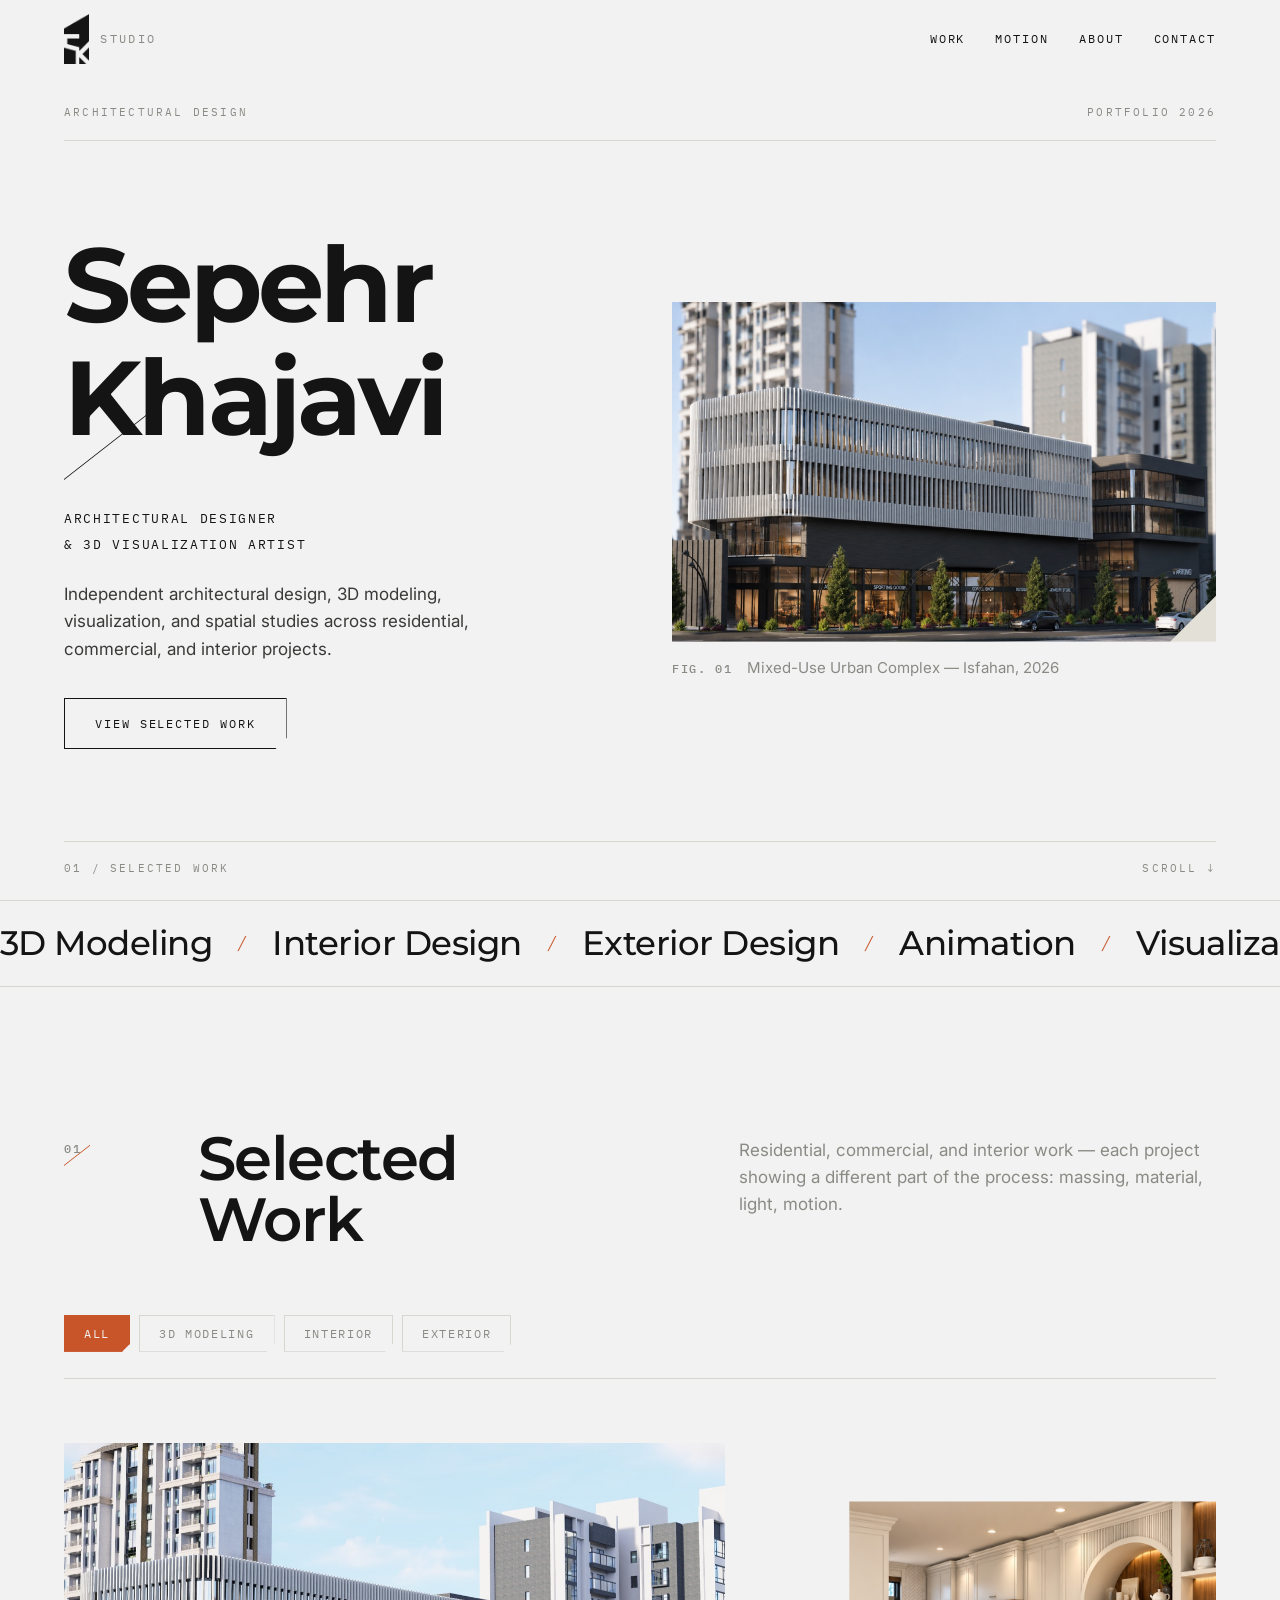
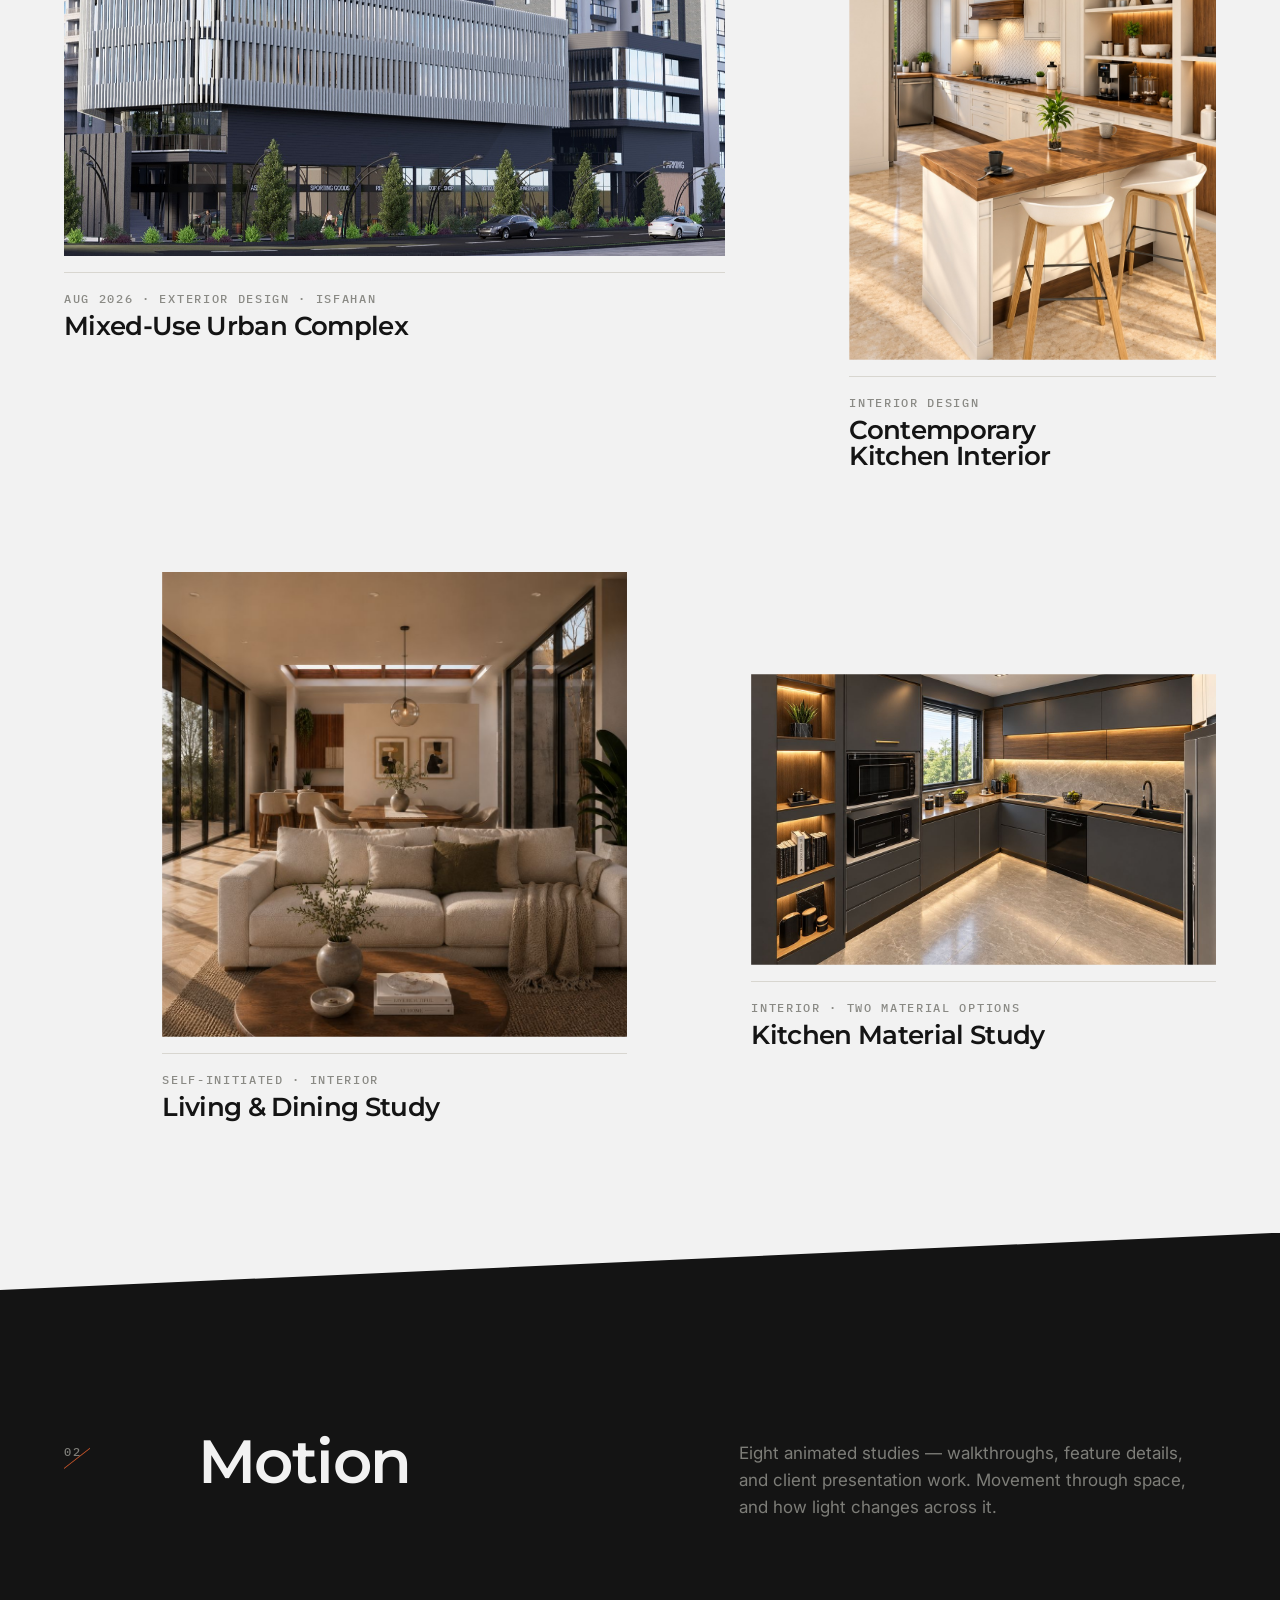
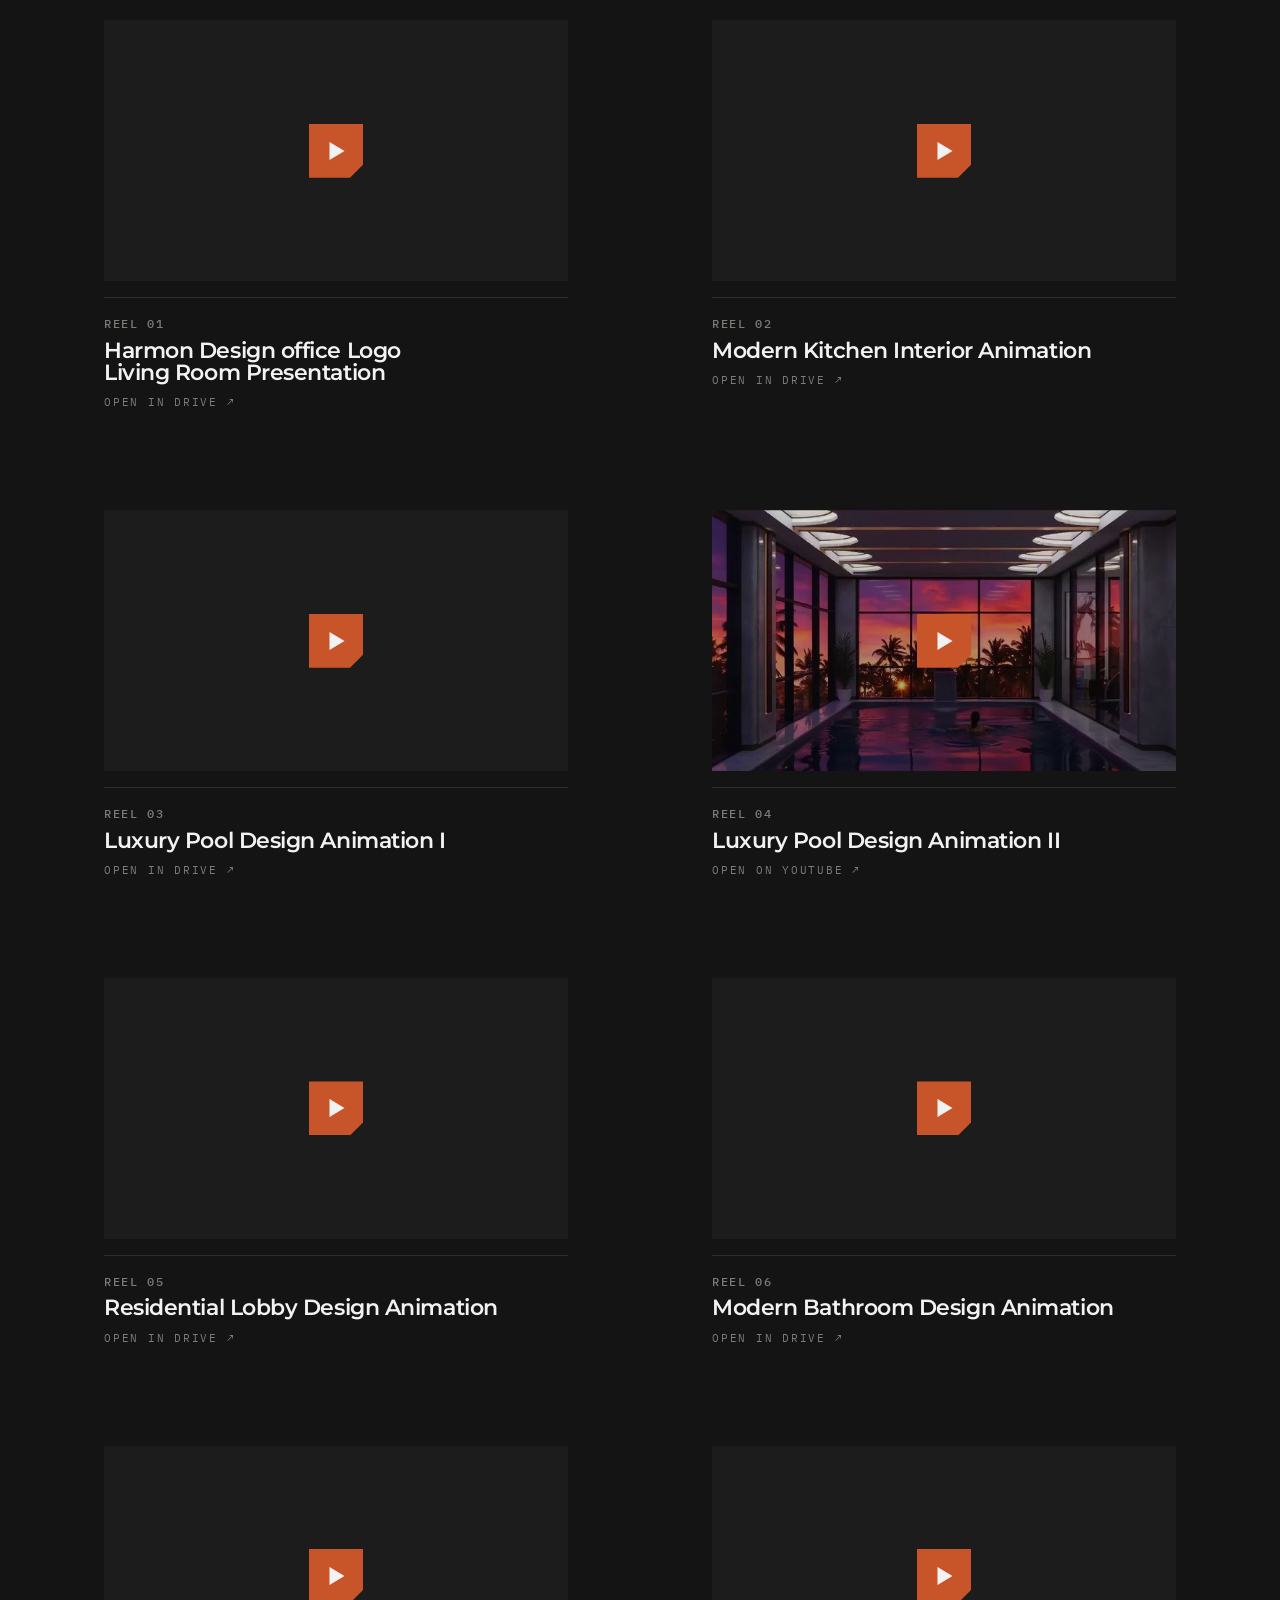
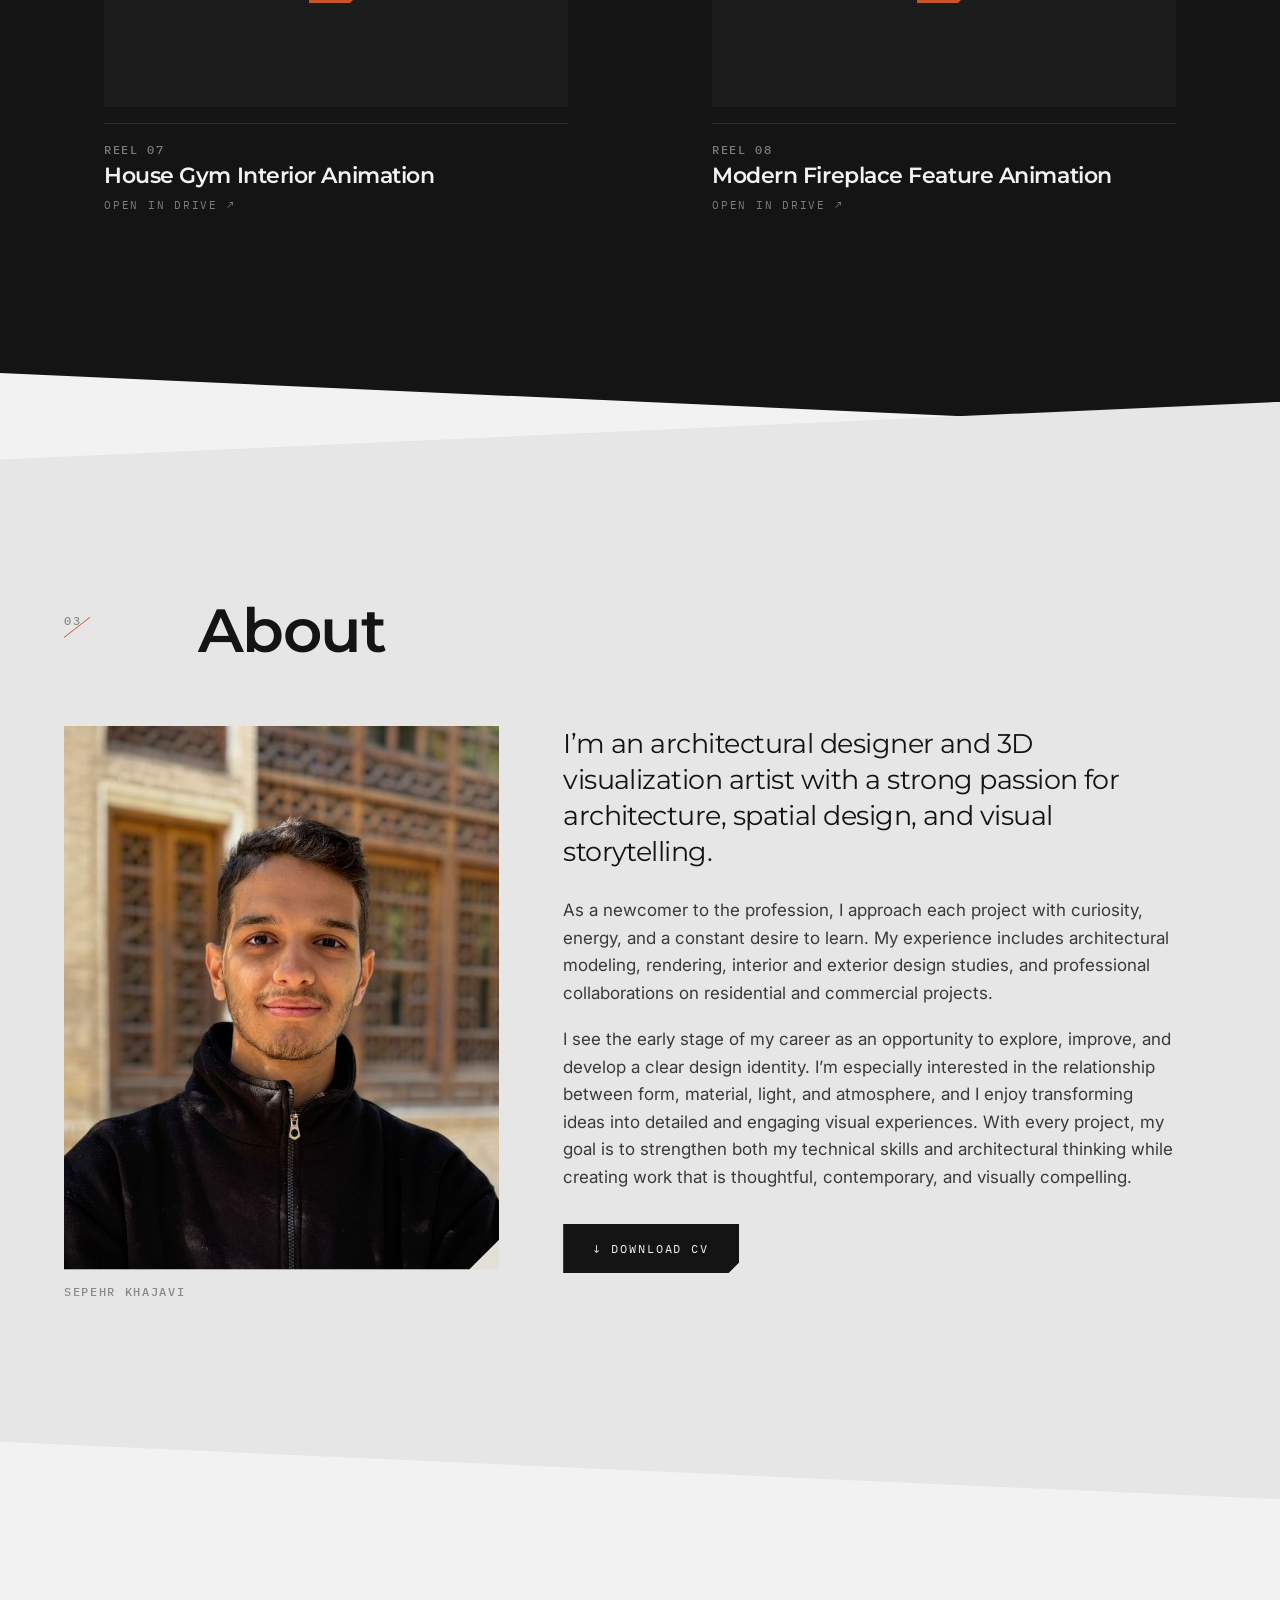
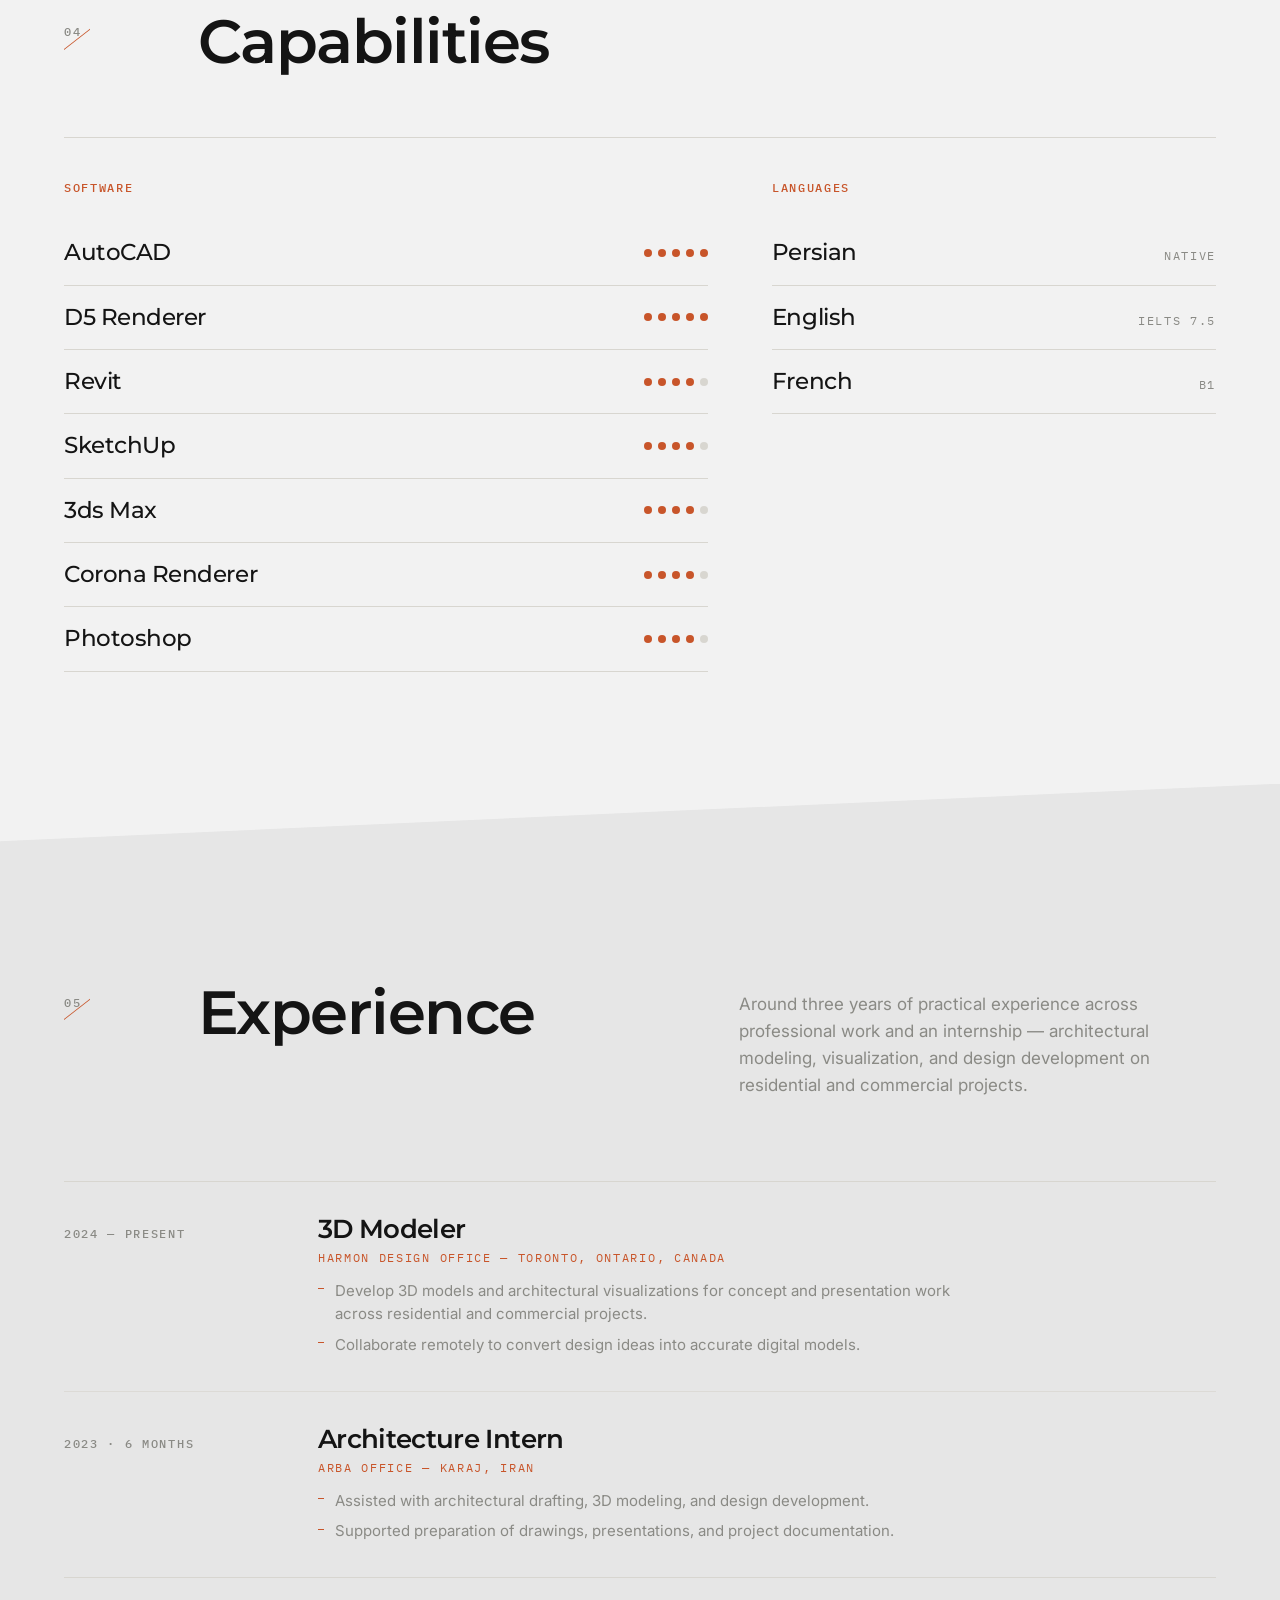
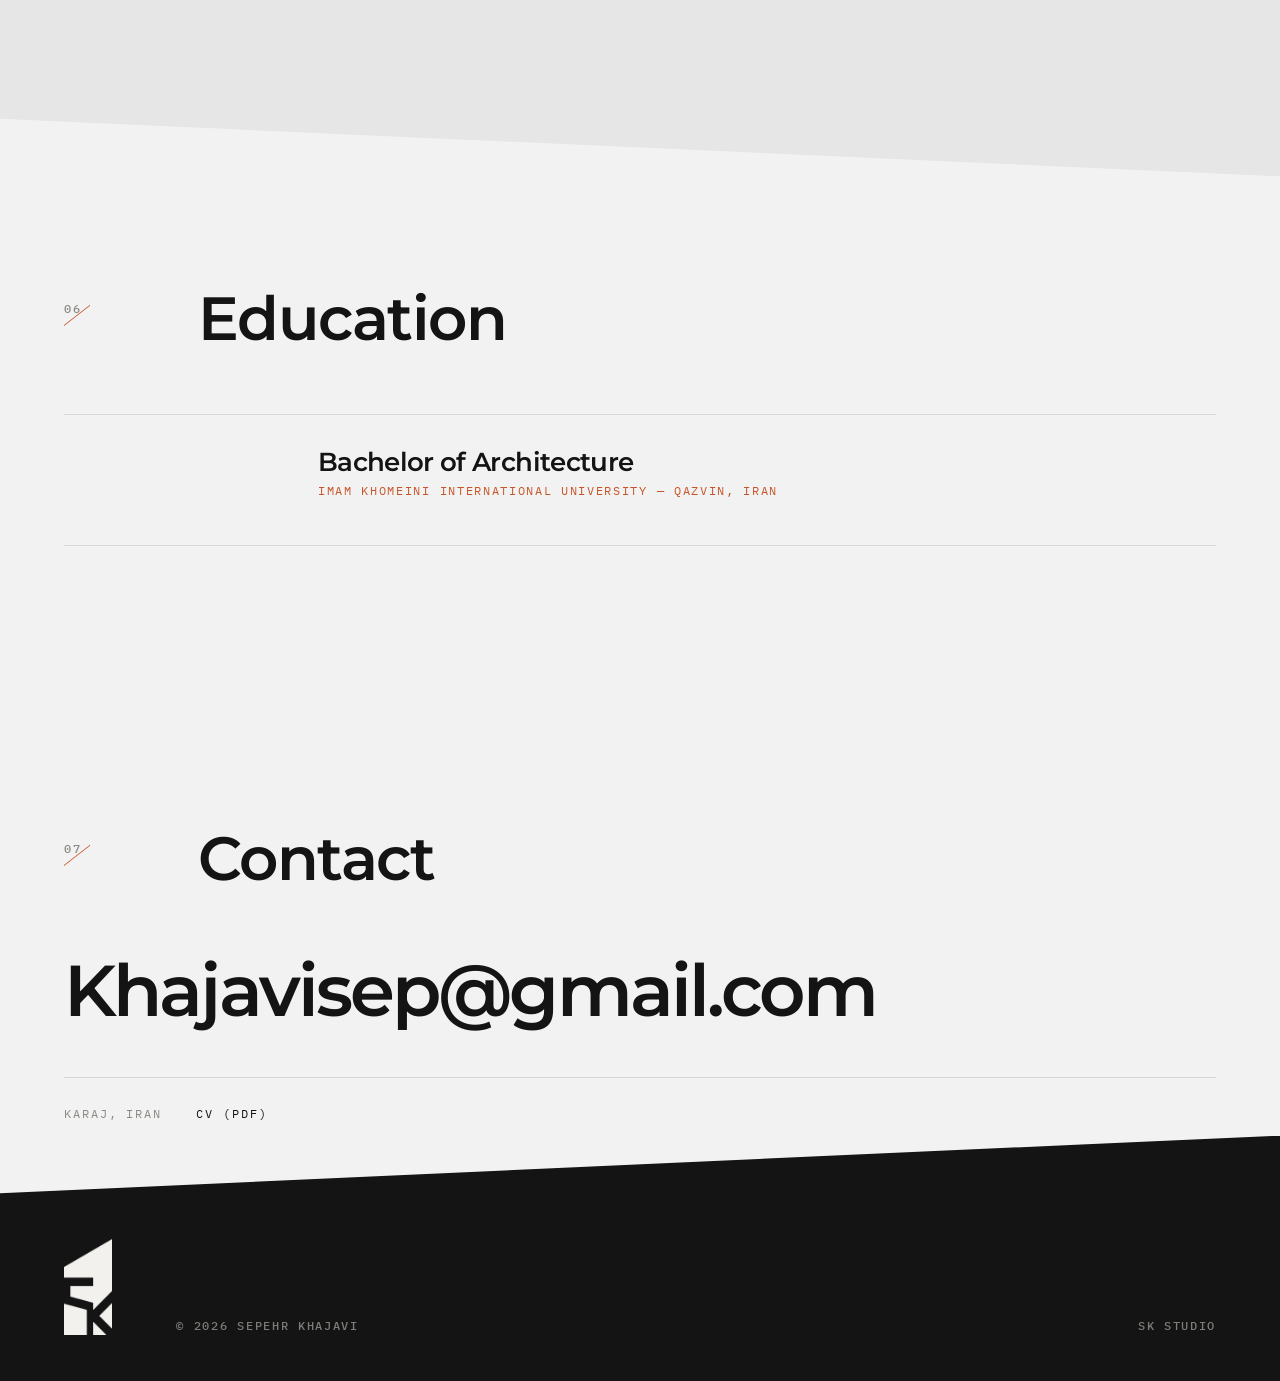
<file: index.html>
<!DOCTYPE html>
<html lang="en">
<head>
<meta charset="utf-8">
<meta name="viewport" content="width=device-width, initial-scale=1">
<title>Sepehr Khajavi — Architectural Designer &amp; 3D Visualization Artist</title>
<meta name="description" content="Sepehr Khajavi — architectural designer and 3D visualization artist. Independent architectural design, 3D modeling, visualization, and spatial studies across residential, commercial, and interior projects.">
<link rel="icon" href="assets/favicon.ico" sizes="any">
<link rel="icon" type="image/png" sizes="32x32" href="assets/favicon-32.png">
<link rel="icon" type="image/png" sizes="512x512" href="assets/favicon-512.png">
<link rel="apple-touch-icon" href="assets/favicon-180.png">
<link rel="preconnect" href="https://fonts.googleapis.com">
<link rel="preconnect" href="https://fonts.gstatic.com" crossorigin>
<link href="https://fonts.googleapis.com/css2?family=Montserrat:wght@400;500;600;700&family=Inter:wght@400;500&family=IBM+Plex+Mono:wght@400;500&display=swap" rel="stylesheet">
<link rel="stylesheet" href="style.css?v=16">
<script>document.documentElement.classList.add('js')</script>
</head>
<body>

<!-- ============ NAV ============ -->
<header class="nav" id="nav">
  <a href="#top" class="nav__mark" aria-label="SK Studio — home">
    <img src="assets/logo.png" alt="SK Studio" class="nav__logo">
    <span class="nav__studio">Studio</span>
  </a>
  <nav class="nav__links">
    <a href="#work">Work</a>
    <a href="#motion">Motion</a>
    <a href="#about">About</a>
    <a href="#contact">Contact</a>
  </nav>
  <button class="nav__toggle" id="navToggle" aria-label="Menu" aria-expanded="false"><span></span><span></span></button>
</header>

<!-- ============ HERO ============ -->
<section class="hero" id="top">
  <div class="hero__meta hero__meta--top">
    <span>Architectural&nbsp;Design</span>
    <span>Portfolio&nbsp;2026</span>
  </div>

  <div class="hero__inner">
    <div class="hero__type">
      <h1 class="hero__name">
        <span class="line"><span>Sepehr</span></span>
        <span class="line"><span>Khajavi</span></span>
      </h1>
      <div class="rule"></div>
      <p class="hero__role">
        Architectural&nbsp;Designer<br>
        &amp; 3D&nbsp;Visualization&nbsp;Artist
      </p>
      <p class="hero__blurb">
        Independent architectural design, 3D modeling, visualization, and spatial
        studies across residential, commercial, and interior projects.
      </p>
      <a href="#work" class="btn btn--ghost">View Selected Work</a>
    </div>

    <div class="hero__slab">
      <div class="frame frame--hero reveal">
        <img src="images/p1-01.jpg" alt="Mixed-use urban complex at dusk, Isfahan" fetchpriority="high">
      </div>
      <div class="hero__caption">
        <span class="mono">Fig.&nbsp;01</span>
        <span>Mixed-Use Urban Complex — Isfahan, 2026</span>
      </div>
    </div>
  </div>

  <div class="hero__meta hero__meta--bottom">
    <span>01 / Selected Work</span>
    <span class="scroll-hint">Scroll <em>↓</em></span>
  </div>
</section>

<!-- ============ MARQUEE ============ -->
<div class="marquee" aria-hidden="true">
  <div class="marquee__track">
    <span>3D Modeling</span><i>╱</i><span>Interior Design</span><i>╱</i><span>Exterior Design</span><i>╱</i><span>Animation</span><i>╱</i><span>Visualization</span><i>╱</i>
    <span>3D Modeling</span><i>╱</i><span>Interior Design</span><i>╱</i><span>Exterior Design</span><i>╱</i><span>Animation</span><i>╱</i><span>Visualization</span><i>╱</i>
  </div>
</div>

<!-- ============ WORK ============ -->
<section class="section" id="work">
  <div class="section__head">
    <span class="mono num">01</span>
    <h2 class="section__title">Selected<br>Work</h2>
    <p class="section__note">Residential, commercial, and interior work — each project
      showing a different part of the process: massing, material, light, motion.</p>
  </div>

  <div class="filters" id="filters">
    <button class="chip is-active" data-filter="all">All</button>
    <button class="chip" data-filter="3d">3D Modeling</button>
    <button class="chip" data-filter="interior">Interior</button>
    <button class="chip" data-filter="exterior">Exterior</button>
  </div>

  <div class="work-grid" id="workGrid">

    <article class="card sp-a" data-cat="exterior" data-project="0">
      <div class="frame frame--wide reveal">
        <img src="images/p1-02-thumb.jpg" alt="Mixed-use urban complex, street elevation, Isfahan" loading="lazy">
      </div>
      <div class="card__meta">
        <span class="mono">Aug 2026 · Exterior Design · Isfahan</span>
        <h3>Mixed-Use Urban Complex</h3>
      </div>
    </article>

    <article class="card sp-b" data-cat="interior" data-project="1">
      <div class="frame frame--portrait reveal">
        <img src="images/p2-01-thumb.jpg" alt="Contemporary kitchen interior with ivory cabinetry and walnut island" loading="lazy">
      </div>
      <div class="card__meta">
        <span class="mono">Interior Design</span>
        <h3>Contemporary Kitchen Interior</h3>
      </div>
    </article>

    <article class="card sp-c" data-cat="interior 3d" data-project="2">
      <div class="frame frame--square reveal">
        <img src="images/p3-01-thumb.jpg" alt="Warm contemporary living room with herringbone timber floor and full-height glazing" loading="lazy">
      </div>
      <div class="card__meta">
        <span class="mono">Self-Initiated · Interior</span>
        <h3>Living &amp; Dining Study</h3>
      </div>
    </article>

    <article class="card sp-d" data-cat="interior 3d" data-project="3">
      <div class="frame frame--wide reveal">
        <img src="images/p4-01-thumb.jpg" alt="Kitchen in the darker material option, graphite cabinetry with lit timber niches" loading="lazy">
      </div>
      <div class="card__meta">
        <span class="mono">Interior · Two Material Options</span>
        <h3>Kitchen Material Study</h3>
      </div>
    </article>

  </div>
</section>

<!-- ============ MOTION (inverted) ============ -->
<section class="section section--dark" id="motion">
  <div class="section__head">
    <span class="mono num">02</span>
    <h2 class="section__title">Motion</h2>
    <p class="section__note">Eight animated studies — walkthroughs, feature details, and
      client presentation work. Movement through space, and how light changes across it.</p>
  </div>

  <div class="reels">
    <figure class="reel reveal">
      <a class="reel__video" data-provider="drive" data-video="1DCxU0NoaBMTBaiUzODG50JpC2eDQh2Jz"
         href="https://drive.google.com/file/d/1DCxU0NoaBMTBaiUzODG50JpC2eDQh2Jz/view" target="_blank" rel="noopener"
         aria-label="Play Harmon Design office Logo Living Room Presentation">
        <span class="reel__play" aria-hidden="true"></span>
      </a>
      <figcaption>
        <span class="mono">Reel 01</span>
        <h3>Harmon Design office Logo Living Room Presentation</h3>
              <a class="reel__out" href="https://drive.google.com/file/d/1DCxU0NoaBMTBaiUzODG50JpC2eDQh2Jz/view" target="_blank" rel="noopener">Open in Drive ↗</a>
      </figcaption>
    </figure>
    <figure class="reel reveal">
      <a class="reel__video" data-provider="drive" data-video="1J7DRPybmZpaSaZsVSsz16v9uw6WB02pe"
         href="https://drive.google.com/file/d/1J7DRPybmZpaSaZsVSsz16v9uw6WB02pe/view" target="_blank" rel="noopener"
         aria-label="Play Modern Kitchen Interior Animation">
        <span class="reel__play" aria-hidden="true"></span>
      </a>
      <figcaption>
        <span class="mono">Reel 02</span>
        <h3>Modern Kitchen Interior Animation</h3>
              <a class="reel__out" href="https://drive.google.com/file/d/1J7DRPybmZpaSaZsVSsz16v9uw6WB02pe/view" target="_blank" rel="noopener">Open in Drive ↗</a>
      </figcaption>
    </figure>
    <figure class="reel reveal">
      <a class="reel__video" data-provider="drive" data-video="13eLCCFqz2_LO2odNeA9vUAEbmoR1A4OG"
         href="https://drive.google.com/file/d/13eLCCFqz2_LO2odNeA9vUAEbmoR1A4OG/view" target="_blank" rel="noopener"
         aria-label="Play Luxury Pool Design Animation I">
        <span class="reel__play" aria-hidden="true"></span>
      </a>
      <figcaption>
        <span class="mono">Reel 03</span>
        <h3>Luxury Pool Design Animation I</h3>
              <a class="reel__out" href="https://drive.google.com/file/d/13eLCCFqz2_LO2odNeA9vUAEbmoR1A4OG/view" target="_blank" rel="noopener">Open in Drive ↗</a>
      </figcaption>
    </figure>
    <figure class="reel reveal">
      <a class="reel__video" data-provider="youtube" data-video="SUnZfPAQ8RI"
         href="https://youtu.be/SUnZfPAQ8RI" target="_blank" rel="noopener"
         aria-label="Play Luxury Pool Design Animation II">
        <img class="reel__poster" src="images/reel-pool-evening.jpg" alt="" loading="lazy">
        <span class="reel__play" aria-hidden="true"></span>
      </a>
      <figcaption>
        <span class="mono">Reel 04</span>
        <h3>Luxury Pool Design Animation II</h3>
              <a class="reel__out" href="https://youtu.be/SUnZfPAQ8RI" target="_blank" rel="noopener">Open on YouTube ↗</a>
      </figcaption>
    </figure>
    <figure class="reel reveal">
      <a class="reel__video" data-provider="drive" data-video="1FqmO0xd2DqZNKpFj-LWGeaTAZDTMvdev"
         href="https://drive.google.com/file/d/1FqmO0xd2DqZNKpFj-LWGeaTAZDTMvdev/view" target="_blank" rel="noopener"
         aria-label="Play Residential Lobby Design Animation">
        <span class="reel__play" aria-hidden="true"></span>
      </a>
      <figcaption>
        <span class="mono">Reel 05</span>
        <h3>Residential Lobby Design Animation</h3>
              <a class="reel__out" href="https://drive.google.com/file/d/1FqmO0xd2DqZNKpFj-LWGeaTAZDTMvdev/view" target="_blank" rel="noopener">Open in Drive ↗</a>
      </figcaption>
    </figure>
    <figure class="reel reveal">
      <a class="reel__video" data-provider="drive" data-video="1TxDzEtfGqnigHsnNgvpGJqe-0U7BlVDh"
         href="https://drive.google.com/file/d/1TxDzEtfGqnigHsnNgvpGJqe-0U7BlVDh/view" target="_blank" rel="noopener"
         aria-label="Play Modern Bathroom Design Animation">
        <span class="reel__play" aria-hidden="true"></span>
      </a>
      <figcaption>
        <span class="mono">Reel 06</span>
        <h3>Modern Bathroom Design Animation</h3>
              <a class="reel__out" href="https://drive.google.com/file/d/1TxDzEtfGqnigHsnNgvpGJqe-0U7BlVDh/view" target="_blank" rel="noopener">Open in Drive ↗</a>
      </figcaption>
    </figure>
    <figure class="reel reveal">
      <a class="reel__video" data-provider="drive" data-video="17wDcVRKeFZ8-hfyoqx0rWM0qu666yjez"
         href="https://drive.google.com/file/d/17wDcVRKeFZ8-hfyoqx0rWM0qu666yjez/view" target="_blank" rel="noopener"
         aria-label="Play House Gym Interior Animation">
        <span class="reel__play" aria-hidden="true"></span>
      </a>
      <figcaption>
        <span class="mono">Reel 07</span>
        <h3>House Gym Interior Animation</h3>
              <a class="reel__out" href="https://drive.google.com/file/d/17wDcVRKeFZ8-hfyoqx0rWM0qu666yjez/view" target="_blank" rel="noopener">Open in Drive ↗</a>
      </figcaption>
    </figure>
    <figure class="reel reveal">
      <a class="reel__video" data-provider="drive" data-video="1D9zxfhtJ8iOXXb6mHno6MV6mpFmq5OAw"
         href="https://drive.google.com/file/d/1D9zxfhtJ8iOXXb6mHno6MV6mpFmq5OAw/view" target="_blank" rel="noopener"
         aria-label="Play Modern Fireplace Feature Animation">
        <span class="reel__play" aria-hidden="true"></span>
      </a>
      <figcaption>
        <span class="mono">Reel 08</span>
        <h3>Modern Fireplace Feature Animation</h3>
              <a class="reel__out" href="https://drive.google.com/file/d/1D9zxfhtJ8iOXXb6mHno6MV6mpFmq5OAw/view" target="_blank" rel="noopener">Open in Drive ↗</a>
      </figcaption>
    </figure>
  </div>
</section>

<!-- ============ ABOUT ============ -->
<section class="section section--tint" id="about">
  <div class="section__head">
    <span class="mono num">03</span>
    <h2 class="section__title">About</h2>
  </div>

  <div class="about">
    <div class="about__portrait">
      <div class="frame frame--portrait reveal">
        <img src="images/portrait.jpg" alt="Portrait of Sepehr Khajavi" loading="lazy">
      </div>
      <span class="mono caption">Sepehr Khajavi</span>
    </div>
    <div class="about__text">
      <p class="lead">I’m an architectural designer and 3D visualization artist with a
        strong passion for architecture, spatial design, and visual storytelling.</p>
      <p>As a newcomer to the profession, I approach each project with curiosity, energy,
        and a constant desire to learn. My experience includes architectural modeling,
        rendering, interior and exterior design studies, and professional collaborations
        on residential and commercial projects.</p>
      <p>I see the early stage of my career as an opportunity to explore, improve, and
        develop a clear design identity. I’m especially interested in the relationship
        between form, material, light, and atmosphere, and I enjoy transforming ideas into
        detailed and engaging visual experiences. With every project, my goal is to
        strengthen both my technical skills and architectural thinking while creating work
        that is thoughtful, contemporary, and visually compelling.</p>
      <a href="assets/cv.pdf" class="btn btn--solid" download>↓ Download CV</a>
    </div>
  </div>
</section>

<!-- ============ CAPABILITIES ============ -->
<section class="section" id="skills">
  <div class="section__head">
    <span class="mono num">04</span>
    <h2 class="section__title">Capabilities</h2>
  </div>

  <div class="capabilities">
    <div class="capabilities__col">
      <span class="mono tier">Software</span>
      <div class="skillset">
        <div class="skill">
          <span class="skill__name">AutoCAD</span>
          <span class="meter" role="img" aria-label="5 out of 5"><i class="dot"></i><i class="dot"></i><i class="dot"></i><i class="dot"></i><i class="dot"></i></span>
        </div>
        <div class="skill">
          <span class="skill__name">D5 Renderer</span>
          <span class="meter" role="img" aria-label="5 out of 5"><i class="dot"></i><i class="dot"></i><i class="dot"></i><i class="dot"></i><i class="dot"></i></span>
        </div>
        <div class="skill">
          <span class="skill__name">Revit</span>
          <span class="meter" role="img" aria-label="4 out of 5"><i class="dot"></i><i class="dot"></i><i class="dot"></i><i class="dot"></i><i class="dot dot--off"></i></span>
        </div>
        <div class="skill">
          <span class="skill__name">SketchUp</span>
          <span class="meter" role="img" aria-label="4 out of 5"><i class="dot"></i><i class="dot"></i><i class="dot"></i><i class="dot"></i><i class="dot dot--off"></i></span>
        </div>
        <div class="skill">
          <span class="skill__name">3ds Max</span>
          <span class="meter" role="img" aria-label="4 out of 5"><i class="dot"></i><i class="dot"></i><i class="dot"></i><i class="dot"></i><i class="dot dot--off"></i></span>
        </div>
        <div class="skill">
          <span class="skill__name">Corona Renderer</span>
          <span class="meter" role="img" aria-label="4 out of 5"><i class="dot"></i><i class="dot"></i><i class="dot"></i><i class="dot"></i><i class="dot dot--off"></i></span>
        </div>
        <div class="skill">
          <span class="skill__name">Photoshop</span>
          <span class="meter" role="img" aria-label="4 out of 5"><i class="dot"></i><i class="dot"></i><i class="dot"></i><i class="dot"></i><i class="dot dot--off"></i></span>
        </div>
      </div>
    </div>
    <div class="capabilities__col">
      <span class="mono tier">Languages</span>
      <div class="skillset">
        <div class="skill"><span class="skill__name">Persian</span><span class="lang">Native</span></div>
        <div class="skill"><span class="skill__name">English</span><span class="lang">IELTS 7.5</span></div>
        <div class="skill"><span class="skill__name">French</span><span class="lang">B1</span></div>
      </div>
    </div>
  </div>
</section>

<!-- ============ EXPERIENCE ============ -->
<section class="section section--tint" id="experience">
  <div class="section__head">
    <span class="mono num">05</span>
    <h2 class="section__title">Experience</h2>
    <p class="section__note">Around three years of practical experience across
      professional work and an internship — architectural modeling, visualization,
      and design development on residential and commercial projects.</p>
  </div>

  <div class="timeline">
    <div class="row reveal">
      <span class="mono row__date">2024 — Present</span>
      <div class="row__body">
        <h3>3D Modeler</h3>
        <span class="org">Harmon Design Office — Toronto, Ontario, Canada</span>
        <ul class="row__list">
          <li>Develop 3D models and architectural visualizations for concept and
            presentation work across residential and commercial projects.</li>
          <li>Collaborate remotely to convert design ideas into accurate digital models.</li>
        </ul>
      </div>
    </div>
    <div class="row reveal">
      <span class="mono row__date">2023 · 6 months</span>
      <div class="row__body">
        <h3>Architecture Intern</h3>
        <span class="org">ARBA Office — Karaj, Iran</span>
        <ul class="row__list">
          <li>Assisted with architectural drafting, 3D modeling, and design development.</li>
          <li>Supported preparation of drawings, presentations, and project documentation.</li>
        </ul>
      </div>
    </div>
  </div>
</section>

<!-- ============ EDUCATION ============ -->
<section class="section" id="education">
  <div class="section__head">
    <span class="mono num">06</span>
    <h2 class="section__title">Education</h2>
  </div>
  <div class="timeline">
    <div class="row reveal">
      <span class="mono row__date"><!-- add years, e.g. 2021 — 2026 --></span>
      <div class="row__body">
        <h3>Bachelor of Architecture</h3>
        <span class="org">Imam Khomeini International University — Qazvin, Iran</span>
      </div>
    </div>
  </div>
</section>

<!-- ============ CONTACT ============ -->
<section class="section section--contact" id="contact">
  <div class="section__head">
    <span class="mono num">07</span>
    <h2 class="section__title">Contact</h2>
  </div>
  <div class="contact">
    <a class="contact__email" href="mailto:khajavisep@gmail.com">Khajavisep@gmail.com</a>
    <div class="contact__links">
      <span class="contact__place">Karaj, Iran</span>
      <!-- Add real profile URLs here, then uncomment:
      <a href="https://www.linkedin.com/in/USERNAME">LinkedIn</a>
      <a href="https://www.instagram.com/USERNAME">Instagram</a>
      <a href="https://www.behance.net/USERNAME">Behance</a>
      -->
      <a href="assets/cv.pdf" download>CV (PDF)</a>
    </div>
  </div>
</section>

<footer class="footer">
  <img src="assets/logo-light.png" alt="SK Studio" class="footer__logo">
  <div class="footer__meta">
    <span class="mono">© 2026 Sepehr Khajavi</span>
    <span class="mono">SK Studio</span>
  </div>
</footer>

<!-- ============ LIGHTBOX ============ -->
<div class="lb" id="lb" role="dialog" aria-modal="true" aria-hidden="true">
  <button class="lb__close" id="lbClose" aria-label="Close">✕</button>
  <button class="lb__nav lb__nav--prev" id="lbPrev" aria-label="Previous">←</button>
  <button class="lb__nav lb__nav--next" id="lbNext" aria-label="Next">→</button>
  <div class="lb__inner">
    <div class="lb__stage" id="lbStage"></div>
    <aside class="lb__info">
      <span class="mono" id="lbIndex">01 / 06</span>
      <h3 id="lbTitle"></h3>
      <dl id="lbSpecs"></dl>
      <p id="lbDesc"></p>
    </aside>
  </div>
</div>

<script src="script.js?v=16"></script>
</body>
</html>
</file>
<file: style.css>
/* ============================================================
   SK Studio — Sepehr Khajavi
   Theme: Solid & Void  ·  Accent: Terracotta
   ============================================================ */

:root{
  --paper:#F2F2F2;
  --ink:#141414;
  --grey:#8A8A85;
  --paper-2:#E6E6E6;
  --hair:#D8D6D0;
  --accent:#C8552A;

  --display:'Montserrat','Helvetica Neue',Helvetica,Arial,sans-serif;
  --sans:'Inter','Helvetica Neue',Helvetica,Arial,sans-serif;
  --mono:'IBM Plex Mono',ui-monospace,SFMono-Regular,Menlo,monospace;

  /* Type scale. The hero used to be 168px against 16px body — a 10.5x span
     that left everything between them looking either huge or tiny. This is a
     ~1.26 ratio, topping out at 7x, so the steps read as one family. */
  --fs-hero:clamp(50px,8.2vw,116px);
  --fs-h2:clamp(33px,4.8vw,62px);
  --fs-h3:clamp(21px,2.05vw,29px);
  --fs-lead:clamp(20px,2.15vw,27px);
  --fs-body:17px;
  --fs-sm:15px;
  --fs-label:12px;      /* mono labels — was 11 */
  --fs-micro:11px;      /* only the very smallest captions */

  --pad:clamp(20px,5vw,88px);
  --cut:4.5vw;                     /* diagonal slice depth */
  --ease:cubic-bezier(.22,1,.36,1);
}

*,*::before,*::after{box-sizing:border-box}
html{scroll-behavior:smooth;-webkit-text-size-adjust:100%}
body{
  margin:0;background:var(--paper);color:var(--ink);
  font-family:var(--sans);font-size:var(--fs-body);line-height:1.62;
  -webkit-font-smoothing:antialiased;overflow-x:hidden;
}
img{max-width:100%;display:block}
a{color:inherit;text-decoration:none}
h1,h2,h3{margin:0;font-family:var(--display);font-weight:600;
  line-height:1.0;letter-spacing:-.025em;text-wrap:balance}
p{margin:0 0 1.1em}
ul{margin:0;padding:0;list-style:none}

.mono{font-family:var(--mono);font-size:var(--fs-label);font-weight:500;
  text-transform:uppercase;letter-spacing:.14em;color:var(--grey)}

::selection{background:var(--accent);color:var(--paper)}

/* ---------- NAV ---------- */
.nav{
  position:fixed;top:0;left:0;right:0;z-index:80;
  display:flex;align-items:center;justify-content:space-between;
  padding:14px var(--pad);
  border-bottom:1px solid transparent;
  transition:background .4s var(--ease),border-color .4s var(--ease),padding .4s var(--ease);
}
.nav.is-stuck{background:rgba(242,242,242,.88);backdrop-filter:blur(14px);
  border-bottom-color:var(--hair);padding-block:11px}
.nav.is-stuck .nav__logo{height:34px}
.nav__mark{display:flex;align-items:center;gap:11px}
.nav__logo{height:50px;width:auto;display:block;
  transition:height .4s var(--ease)}
.nav__studio{font-family:var(--mono);font-size:var(--fs-label);text-transform:uppercase;
  letter-spacing:.2em;color:var(--grey)}
.nav__links{display:flex;gap:30px}
.nav__links a{font-family:var(--mono);font-size:var(--fs-label);text-transform:uppercase;
  letter-spacing:.16em;position:relative;padding-block:4px}
.nav__links a::after{content:'';position:absolute;left:0;bottom:0;width:100%;height:1px;
  background:var(--accent);transform:scaleX(0);transform-origin:right;
  transition:transform .45s var(--ease)}
.nav__links a:hover{color:var(--accent)}
.nav__links a:hover::after{transform:scaleX(1);transform-origin:left}
.nav__toggle{display:none;background:none;border:0;cursor:pointer;padding:8px;gap:5px;
  flex-direction:column;width:34px}
.nav__toggle span{display:block;height:1.5px;background:var(--ink);transition:.3s var(--ease)}

/* ---------- HERO ---------- */
.hero{min-height:100svh;padding:0 var(--pad);display:flex;flex-direction:column;
  justify-content:space-between;position:relative}
.hero__meta{display:flex;justify-content:space-between;align-items:center;
  font-family:var(--mono);font-size:var(--fs-micro);text-transform:uppercase;
  letter-spacing:.2em;color:var(--grey);padding-block:18px}
.hero__meta--top{padding-top:104px;border-bottom:1px solid var(--hair)}
.hero__meta--bottom{border-top:1px solid var(--hair);padding-bottom:22px}
.scroll-hint em{font-style:normal;display:inline-block;animation:bob 2s var(--ease) infinite}
@keyframes bob{0%,100%{transform:translateY(0)}50%{transform:translateY(5px)}}

.hero__inner{flex:1;display:grid;grid-template-columns:1fr 1fr;gap:var(--pad);
  align-items:center;padding-block:3vh}
.hero__name{font-size:var(--fs-hero);font-weight:700;letter-spacing:-.035em;
  line-height:.98}
.hero__name .line{display:block;overflow:hidden;
  padding-block:.10em .16em;margin-block:-.10em -.16em}
.hero__name .line>span{display:block;transform:translateY(105%);
  animation:rise 1.1s var(--ease) forwards}
.hero__name .line:nth-child(2)>span{animation-delay:.1s}
@keyframes rise{to{transform:translateY(0)}}
.rule{height:1px;background:var(--ink);width:0;margin:30px 0 26px;
  animation:grow 1.2s var(--ease) .5s forwards}
@keyframes grow{to{width:90px}}
.hero__role{font-family:var(--mono);font-size:13px;text-transform:uppercase;
  letter-spacing:.13em;line-height:1.95;margin-bottom:24px}
.hero__blurb{max-width:44ch;color:#3a3a38;margin-bottom:34px;font-size:var(--fs-body)}

.hero__slab{position:relative}
.hero__slab .frame--hero{max-height:58svh}
.hero__caption{display:flex;gap:14px;align-items:baseline;margin-top:14px;
  font-size:var(--fs-sm);color:var(--grey)}

/* ---------- BUTTONS ---------- */
.btn{display:inline-block;font-family:var(--mono);font-size:var(--fs-label);text-transform:uppercase;
  letter-spacing:.16em;padding:15px 30px;transition:.4s var(--ease);
  clip-path:polygon(0 0,100% 0,100% calc(100% - 11px),calc(100% - 11px) 100%,0 100%)}
.btn--ghost{border:1px solid var(--ink)}
.btn--ghost:hover{background:var(--accent);border-color:var(--accent);color:var(--paper)}
.btn--solid{background:var(--ink);color:var(--paper);margin-top:14px}
.btn--solid:hover{background:var(--accent)}

/* ---------- FRAMES / PLACEHOLDERS ---------- */
.frame{position:relative;overflow:hidden;background:#E3E0D8}
.frame img{width:100%;height:100%;object-fit:cover}
.frame--tall{aspect-ratio:3/4}
.frame--portrait{aspect-ratio:4/5}
.frame--wide{aspect-ratio:16/10}
.frame--hero{aspect-ratio:16/10}
.frame--square{aspect-ratio:1/1}
/* lightbox images keep their own proportions rather than being cropped to fit */
.frame--natural{aspect-ratio:auto;background:none}
.frame--natural img{width:100%;height:auto;object-fit:contain}
.ph{position:absolute;inset:0;display:grid;place-items:center;
  background:
    repeating-linear-gradient(45deg,transparent 0 10px,rgba(20,20,20,.075) 10px 11px),
    #E3E0D8;}
.ph--dark{background:
    repeating-linear-gradient(45deg,transparent 0 11px,rgba(255,255,255,.06) 11px 12px),
    #1c1c1c}
.ph__label{font-family:var(--mono);font-size:var(--fs-micro);letter-spacing:.14em;
  text-transform:uppercase;color:var(--grey);background:var(--paper);padding:6px 11px}
.ph--dark .ph__label{background:#111;color:#6e6e6a}

/* wipe-in reveal (the "slab slides away")
   Hidden state applies ONLY when JS is alive — no JS means everything
   is simply visible, never a blank portfolio. */
.reveal{transition:clip-path 1.05s var(--ease)}
html.js .reveal{clip-path:inset(0 0 100% 0)}
html.js .reveal.is-in{clip-path:inset(0 0 0 0)}

/* ---------- MARQUEE ---------- */
.marquee{border-block:1px solid var(--hair);overflow:hidden;padding:15px 0}
.marquee__track{display:flex;gap:26px;align-items:center;width:max-content;
  animation:slide 38s linear infinite;white-space:nowrap}
.marquee__track span{font-family:var(--display);font-size:clamp(19px,2.9vw,34px);
  font-weight:500;letter-spacing:-.015em}
.marquee__track i{color:var(--accent);font-style:normal;font-size:13px}
@keyframes slide{to{transform:translateX(-50%)}}

/* ---------- SECTIONS ---------- */
.section{padding:clamp(80px,11vw,170px) var(--pad)}
.section__head{display:grid;grid-template-columns:70px 1fr 1fr;gap:var(--pad);
  align-items:start;margin-bottom:64px}
.section__head .num{padding-top:11px}
.section__title{font-size:var(--fs-h2);font-weight:600}
.section__note{color:var(--grey);max-width:46ch;font-size:var(--fs-body);
  padding-top:9px;line-height:1.58}

.section--dark,.section--tint{
  clip-path:polygon(0 var(--cut),100% 0,100% 100%,0 calc(100% - var(--cut)));
  margin-block:calc(var(--cut) * -.5);
  padding-block:calc(clamp(80px,11vw,170px) + var(--cut))}
.section--dark{background:var(--ink);color:var(--paper)}
.section--tint{background:var(--paper-2)}
.section--dark .section__note,.section--dark .mono{color:#7d7d78}

/* the mark's angled slice, used as a rule wherever a line is needed */
.section__head .num{position:relative}
.section__head .num::after{content:'';position:absolute;left:0;top:2.6em;
  width:26px;height:1px;background:var(--accent);
  transform:skewY(-38deg) translateY(6px);transform-origin:left}

/* hero rule picks up the same angle instead of sitting flat */
.rule{transform:skewY(-38deg);transform-origin:left}

/* One corner of the hero image is cut, like the slab in the mark.
   Applied to the <img>, not the frame: the frame's clip-path is already
   spoken for by the scroll-reveal wipe, and one element gets one clip-path. */
.hero__slab .frame--hero img{
  clip-path:polygon(0 0,100% 0,100% calc(100% - 46px),calc(100% - 46px) 100%,0 100%)}
.about__portrait .frame img{
  clip-path:polygon(0 0,100% 0,100% calc(100% - 30px),calc(100% - 30px) 100%,0 100%)}

/* ---------- FILTERS ---------- */
.filters{display:flex;flex-wrap:wrap;gap:9px;margin-bottom:64px;
  padding-bottom:26px;border-bottom:1px solid var(--hair)}
.chip{font-family:var(--mono);font-size:var(--fs-label);text-transform:uppercase;letter-spacing:.14em;
  padding:10px 19px;background:none;border:1px solid var(--hair);color:var(--grey);
  cursor:pointer;transition:.32s var(--ease);
  clip-path:polygon(0 0,100% 0,100% calc(100% - 8px),calc(100% - 8px) 100%,0 100%)}
.chip:hover{border-color:var(--ink);color:var(--ink)}
.chip.is-active{background:var(--accent);border-color:var(--accent);color:var(--paper)}

/* ---------- WORK GRID (solid & void) ---------- */
.work-grid{display:grid;grid-template-columns:repeat(12,1fr);
  column-gap:26px;row-gap:clamp(56px,8vw,120px)}
.card{cursor:pointer;transition:opacity .45s var(--ease),transform .45s var(--ease)}
.card.is-hidden{display:none}
.card .frame{transition:transform .7s var(--ease)}
.card:hover .frame{transform:scale(.975)}
.card__meta{display:flex;flex-direction:column;gap:5px;padding-top:16px;
  border-top:1px solid var(--hair);margin-top:16px}
.card__meta h3{font-size:var(--fs-h3);transition:color .3s var(--ease)}
.card:hover .card__meta h3{color:var(--accent)}

/* deliberate empty cells — the void is part of the composition */
.sp-a{grid-column:1/8}
.sp-b{grid-column:9/13;margin-top:16%}
.sp-c{grid-column:2/7}
.sp-d{grid-column:8/13;margin-top:22%}

/* ---------- MOTION ---------- */
.reels{display:grid;grid-template-columns:1fr 1fr;
  column-gap:var(--pad);row-gap:clamp(40px,5vw,70px)}
.reel__video{aspect-ratio:16/9;position:relative;overflow:hidden;background:#1c1c1c;
  display:grid;place-items:center;cursor:pointer;
  transition:background .4s var(--ease)}
.reel__video:hover{background:#232323}
.reel__video iframe{position:absolute;inset:0;width:100%;height:100%;border:0}
.reel__video.is-playing{cursor:default}
.reel__video.is-playing .reel__play,
.reel__video.is-playing .reel__poster{display:none}

/* poster frame; scrim keeps the play mark readable over a bright still */
.reel__poster{position:absolute;inset:0;width:100%;height:100%;object-fit:cover;
  transition:transform .8s var(--ease),opacity .4s var(--ease);opacity:.85}
.reel__video::before{content:'';position:absolute;inset:0;z-index:1;
  background:linear-gradient(transparent,rgba(0,0,0,.35));pointer-events:none;
  opacity:0;transition:opacity .4s var(--ease)}
.reel__video:has(.reel__poster)::before{opacity:1}
.reel__video:hover .reel__poster{transform:scale(1.04);opacity:1}
.reel__video.is-playing::before{display:none}
.reel__play{z-index:2}

/* play affordance — the same clipped corner as the buttons */
.reel__play{width:54px;height:54px;background:var(--accent);position:relative;
  clip-path:polygon(0 0,100% 0,100% calc(100% - 13px),calc(100% - 13px) 100%,0 100%);
  transition:transform .4s var(--ease)}
.reel__play::after{content:'';position:absolute;top:50%;left:52%;transform:translate(-50%,-50%);
  border-left:15px solid var(--paper);border-top:9px solid transparent;
  border-bottom:9px solid transparent}
.reel__video:hover .reel__play{transform:scale(1.09)}
.reel figcaption{padding-top:16px;margin-top:16px;border-top:1px solid #2e2e2e;
  display:flex;flex-direction:column;gap:5px}
.reel figcaption h3{font-size:clamp(18px,1.75vw,23px);letter-spacing:-.02em}
.reel__out{font-family:var(--mono);font-size:var(--fs-micro);text-transform:uppercase;
  letter-spacing:.16em;color:#7d7d78;margin-top:6px;display:inline-block;
  transition:color .3s var(--ease)}
.reel__out:hover{color:var(--accent)}

/* ---------- ABOUT ---------- */
.about{display:grid;grid-template-columns:4fr 6fr;gap:var(--pad);align-items:start}
.about__portrait .caption{display:block;margin-top:12px}
.about__text{max-width:56ch}
.lead{font-family:var(--display);font-size:var(--fs-lead);line-height:1.34;
  letter-spacing:-.02em;margin-bottom:1em}
.about__text p:not(.lead){color:#3a3a38}

/* ---------- CAPABILITIES ---------- */
.capabilities{display:grid;grid-template-columns:1.45fr 1fr;gap:var(--pad);
  border-top:1px solid var(--hair);padding-top:40px}
.tier{display:block;margin-bottom:24px;color:var(--accent)}
.skillset{display:grid;gap:0}
.skill{display:flex;align-items:baseline;justify-content:space-between;gap:22px;
  padding-block:13px;border-bottom:1px solid var(--hair)}
.skill__name{font-family:var(--display);font-size:clamp(18px,1.8vw,25px);
  font-weight:500;letter-spacing:-.02em}
.lang{font-family:var(--mono);font-size:var(--fs-label);text-transform:uppercase;
  letter-spacing:.14em;color:var(--grey);white-space:nowrap}

/* proficiency meter: one hue on a neutral track, 5-step.
   Filled and empty separate on lightness as well as hue, so the level is
   countable without relying on color perception. */
.meter{display:flex;gap:6px;flex:none;align-self:center}
.dot{width:8px;height:8px;border-radius:50%;background:var(--accent);flex:none}
.dot--off{background:var(--hair)}

/* ---------- TIMELINE ---------- *//* ---------- TIMELINE ---------- */
.timeline{border-top:1px solid var(--hair)}
.row{display:grid;grid-template-columns:190px 1fr;gap:var(--pad);
  padding-block:34px;border-bottom:1px solid var(--hair)}
.row__date{padding-top:8px}
.row__body h3{font-size:var(--fs-h3);margin-bottom:6px}
.org{font-family:var(--mono);font-size:var(--fs-label);text-transform:uppercase;
  letter-spacing:.14em;color:var(--accent);display:block;margin-bottom:11px}
.row__body p{color:var(--grey);margin:0;max-width:58ch;font-size:var(--fs-sm)}
.row__list{display:grid;gap:7px;max-width:62ch}
.row__list li{color:var(--grey);font-size:var(--fs-sm);line-height:1.58;
  padding-left:17px;position:relative}
.row__list li::before{content:'';position:absolute;left:0;top:.62em;
  width:6px;height:1px;background:var(--accent)}

/* ---------- CONTACT ---------- */
.section--contact{padding-bottom:70px}
.contact__email{font-family:var(--display);font-weight:600;letter-spacing:-.04em;
  font-size:clamp(26px,5.6vw,74px);display:inline-block;line-height:1.05;
  transition:color .35s var(--ease);word-break:break-word}
.contact__email:hover{color:var(--accent)}
.contact__links{display:flex;flex-wrap:wrap;gap:34px;margin-top:48px;
  padding-top:26px;border-top:1px solid var(--hair)}
.contact__place{font-family:var(--mono);font-size:var(--fs-label);text-transform:uppercase;
  letter-spacing:.16em;color:var(--grey)}
.contact__links a{font-family:var(--mono);font-size:var(--fs-label);text-transform:uppercase;
  letter-spacing:.16em;transition:color .3s var(--ease)}
.contact__links a:hover{color:var(--accent)}

.footer{background:var(--ink);color:var(--paper);
  clip-path:polygon(0 var(--cut),100% 0,100% 100%,0 100%);
  margin-top:calc(var(--cut) * -1);
  padding:calc(var(--cut) + 46px) var(--pad) 46px;
  display:grid;grid-template-columns:auto 1fr;gap:30px var(--pad);align-items:end}
.footer .mono{color:#7d7d78}
.footer__logo{height:96px;width:auto;display:block}
.footer__meta{display:flex;justify-content:space-between;align-items:end;
  gap:20px;flex-wrap:wrap}

/* ---------- LIGHTBOX ---------- */
.lb{position:fixed;inset:0;z-index:100;background:var(--paper);
  opacity:0;visibility:hidden;transition:opacity .4s var(--ease),visibility .4s}
.lb.is-open{opacity:1;visibility:visible}
.lb__inner{height:100%;display:grid;grid-template-columns:1fr 384px;gap:var(--pad);
  padding:86px var(--pad) var(--pad)}
.lb__stage{overflow-y:auto;display:flex;flex-direction:column;gap:16px;scrollbar-width:thin}
.lb__stage .frame{flex:none}
.lb__info{align-self:start;position:sticky;top:0;
  max-height:calc(100svh - 110px);overflow-y:auto;padding-right:10px}
.lb__info h3{font-size:clamp(25px,3vw,38px);margin:12px 0 22px}
.lb__info dl{display:grid;grid-template-columns:auto 1fr;gap:9px 18px;
  font-family:var(--mono);font-size:var(--fs-label);text-transform:uppercase;letter-spacing:.12em;
  padding-block:20px;border-block:1px solid var(--hair);margin-bottom:22px}
.lb__info dt{color:var(--grey)}
.lb__info dd{margin:0}
.lb__info p{color:#3a3a38;font-size:var(--fs-sm);line-height:1.66}
.lb__info p:last-child{margin-bottom:0}
.lb__close,.lb__nav{position:fixed;z-index:101;background:var(--paper);
  border:1px solid var(--hair);width:46px;height:46px;cursor:pointer;
  font-size:15px;transition:.3s var(--ease)}
.lb__close:hover,.lb__nav:hover{background:var(--accent);color:var(--paper);border-color:var(--accent)}
.lb__close{top:20px;right:var(--pad)}
.lb__nav--prev{top:20px;right:calc(var(--pad) + 106px)}
.lb__nav--next{top:20px;right:calc(var(--pad) + 56px)}
body.lb-open{overflow:hidden}

/* ---------- RESPONSIVE ---------- */
@media(max-width:1024px){
  .hero__inner{grid-template-columns:1fr;gap:44px;padding-block:44px}
  .hero__slab{max-width:440px}
  .section__head{grid-template-columns:44px 1fr;gap:22px}
  .section__note{grid-column:2;max-width:none;padding-top:18px}
  .about{grid-template-columns:1fr;gap:44px}
  .about__portrait{max-width:340px}
  .lb__inner{grid-template-columns:1fr;overflow-y:auto}
  .lb__info{position:static;max-height:none;overflow:visible;padding-right:0}
}
@media(max-width:760px){
  :root{--cut:7vw}
  .nav__links{position:fixed;inset:0;background:var(--paper);flex-direction:column;
    justify-content:center;align-items:center;gap:26px;
    clip-path:inset(0 0 100% 0);transition:clip-path .6s var(--ease)}
  .nav__links.is-open{clip-path:inset(0 0 0 0)}
  .nav__links a{font-size:15px}
  .nav__toggle{display:flex;z-index:90}
  .nav__toggle.is-open span:first-child{transform:translateY(3.5px) rotate(45deg)}
  .nav__toggle.is-open span:last-child{transform:translateY(-3.5px) rotate(-45deg)}
  .work-grid{grid-template-columns:1fr;row-gap:56px}
  .sp-a,.sp-b,.sp-c,.sp-d{grid-column:1/-1;margin-top:0}
  .reels{grid-template-columns:1fr}
  .capabilities{grid-template-columns:1fr;gap:40px}
  .row{grid-template-columns:1fr;gap:12px}
  .hero__meta--top{padding-top:76px}
  .lb__nav--prev{right:calc(var(--pad) + 106px)}
}
@media(prefers-reduced-motion:reduce){
  *{animation-duration:.01ms!important;animation-iteration-count:1!important;
    transition-duration:.01ms!important}
  .reveal{clip-path:none}
  .hero__name .line>span{transform:none}
  .rule{width:90px}
}
</file>
